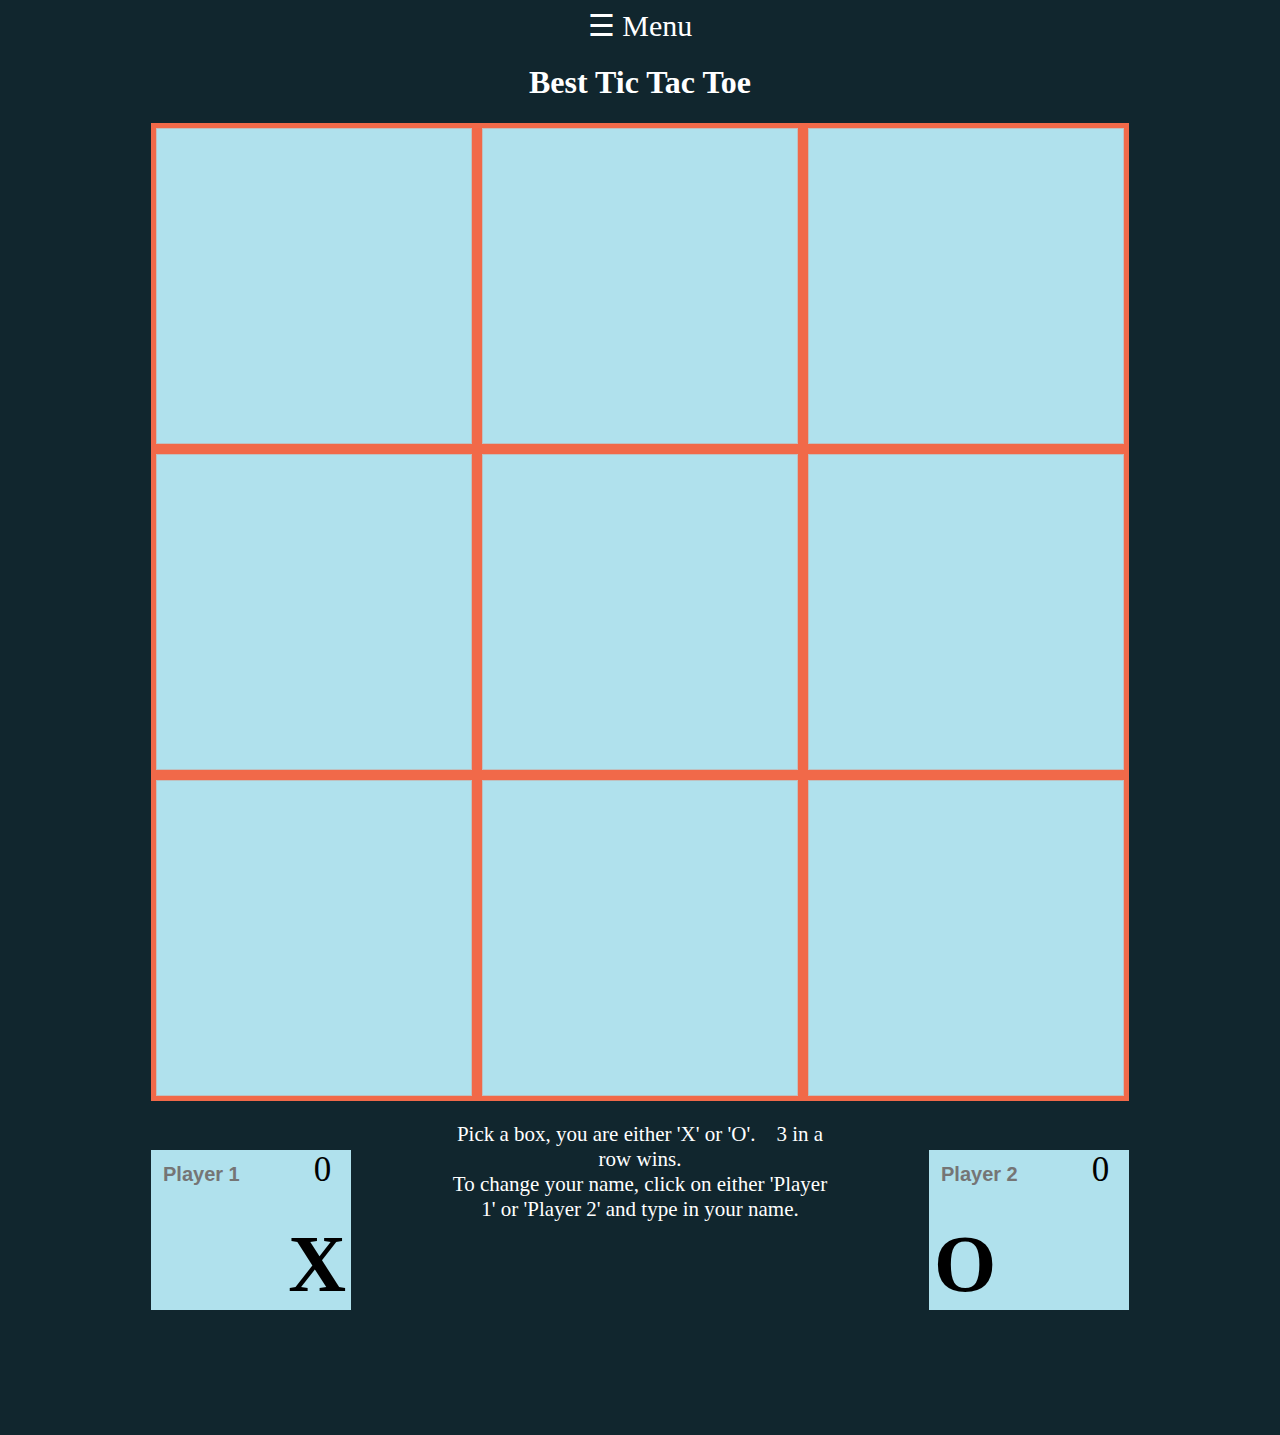
<file: index.html>
<!DOCTYPE html>
<html>
  <head>
    <meta charset="utf-8">
    <link rel="stylesheet" href="style.css">
    <link href="https://fonts.googleapis.com/css?family=Quicksand:300" rel="stylesheet">
    <title>Best Tic Tac Toe</title>
    <!--nav bar-->
    <div id="myNav" class="overlay">
      <a href="javascript:void(0)" class="closebtn" onclick="closeNav()">&times;</a>
      <div class="overlay-content">
        <a href="homepage.html">Home</a>
        <a href="index.html">Game</a>
        <a href="about-us.html">About Us</a>
      </div>
    </div>
<span style="font-size:30px;cursor:pointer" onclick="openNav()">&#9776; Menu</span>
  </head>
  <body>
    <h1>Best Tic Tac Toe</h1>
  <div class="flex-container">
    <img class="flex-box" id="0"></img>
    <img class="flex-box" id="1"></img>
    <img class="flex-box" id="2"></img>
  </div>
  <div class="flex-container">
    <img class="flex-box" id="3"></img>
    <img class="flex-box" id="4"></img>
    <img class="flex-box" id="5"></img>
  </div>
  <div class="flex-container">
    <img class="flex-box" id="6"></img>
    <img class="flex-box" id="7"></img>
    <img class="flex-box" id="8"></img>
  </div>
  <div class="player-container">
    <div id="player1Box">
      <div id="player1Name">
        <form class="player2Name">
          <input type="text" name="" value="" placeholder="Player 1">
          <span id="player1Score">0</span>
        </form>
      </div>
      <div id="player1Side">X</div>
    </div>
    <p>Pick a box, you are either 'X' or 'O'. &ensp; 3 in a row wins.<br /> To change your name, click on either 'Player 1' or 'Player 2' and type in your name.</p>
    <div id="player2Box">
      <div id="player2Name">
      <form class="player2Name">
        <input type="text" name="" value="" placeholder="Player 2">
        <span id="player2Score">0</span>
      </form>
      </div>
      <div id="player2Side">O</div>
    </div>
  </div>
    <script src="app.js"></script>
  </body>
</html>
</file>
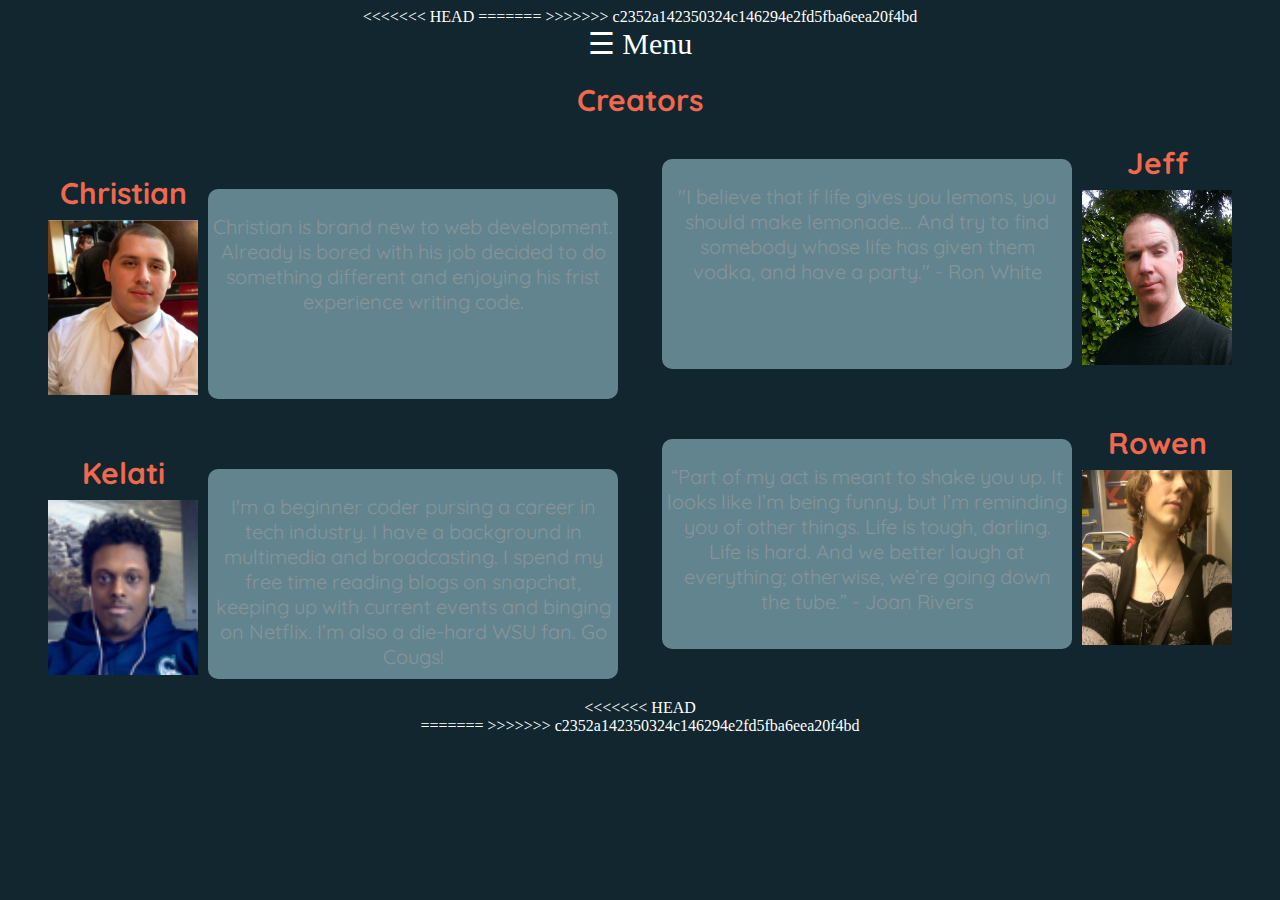
<file: about-us.html>
<!DOCTYPE html>
<html>
  <head>
    <meta charset="utf-8">

<<<<<<< HEAD
    <link rel = "stylesheet" href = "style.css">
    <link href="https://fonts.googleapis.com/css?family=Quicksand:300" rel="stylesheet">

=======

    <link rel = "stylesheet" href = "style.css">
    <link href="https://fonts.googleapis.com/css?family=Quicksand:300" rel="stylesheet">
    
>>>>>>> c2352a142350324c146294e2fd5fba6eea20f4bd
    <title> About Us </title>
</head>
  <!--Navigator-->
  <div id="myNav" class="overlay">
  <a href="javascript:void(0)" class="closebtn" onclick="closeNav()">&times;</a>
  <div class="overlay-content">
  <a href="homepage.html">Home</a>
  <a href="index.html">Game</a>
  <a href="about-us.html">About Us</a>
  </div>
  </div>

  <span style="font-size:30px;cursor:pointer" onclick="openNav()">&#9776; Menu</span>
  </head>

  <body>

    <div id = "about">

      <h1>Creators</h1>

      <!--Christian-->
      <div id = "people">
        <div id = "name">
        <h2>Christian</h2>
        <a href="https://github.com/tabacznyfc">
        <img src="./images/christian.png" alt="Christian"></a>
        </div>
          <div class = "bio">
            <p>Christian is brand new to web development.  Already is bored with his job decided to do something different and enjoying his frist experience writing code.<p>
          </div>
      </div>


      <!--Jeff-->
      <div id = "people">
        <div class = "bio">
          <p>"I believe that if life gives you lemons, you should make lemonade... And try to find somebody whose life has given them vodka, and have a party." - Ron White<p></div>
        <div id = "name">
        <h2>Jeff</h2>
        <a href="https://github.com/Erab44">
        <img src="./images/jeff.png" alt="Jeff"></a>
        </div>
      </div>


      <!--Kelati-->
      <div id = "people">
        <div id = "name">
        <h2>Kelati</h2>
          <a href="https://github.com/truecounterfeit">
          <img src="./images/kelati.png" alt="Kelati"></a>
        </div>
        <div class = "bio">
          <p>I'm a beginner coder pursing a career in tech industry. I have a background in multimedia and broadcasting. I spend my free time reading blogs on snapchat, keeping up with current events and binging on Netflix. I’m also a die-hard WSU fan. Go Cougs!<p></div>
      </div>


      <!--Rowen-->
      <div id = "people">
        <div class = "bio">
          <p>“Part of my act is meant to shake you up. It looks like I’m being funny, but I’m reminding you of other things. Life is tough, darling. Life is hard. And we better laugh at everything; otherwise, we’re going down the tube.” - Joan Rivers<p></div>
        <div id = "name">
          <h2>Rowen</h2>
          <a href="https://github.com/RowenScout">
          <img src="./images/rowen.png" alt="Rowen"></a>
        </div>
      </div>

<<<<<<< HEAD
    </div>

    <script src="app.js"></script>
  </body>
</html>
=======

      <script src="app.js"></script>
    </body>
    </html>
>>>>>>> c2352a142350324c146294e2fd5fba6eea20f4bd
</file>
<file: style.css>
body {
  display: flex;
  flex-direction: column;
  background-color: #11262E;
  color: white;
  text-align: center;
  align-items: center;
  justify-content: center;
}

img {
  margin: 0;
}

#navMenu {
  display: none;
  position: fixed;
}

.flex-container {
  display: flex;
  align-items: center;
  height: 326px;
  max-width: 978px;
  width: 90%;
  background-color: #F16949;
  align-items: center;
  justify-content: center;
}

.flex-box {
  max-width: 316px;
  width: 32.5%;
  height: 316px;
  margin: 5px;
  background-color: #B0E1ED;

}

.player-container {
  display: flex;
  align-items: center;
  height: 326px;
  max-width: 978px;
  width: 90%;
  align-items: center;
  justify-content: center;
}

#player1Box {
  display: flex;
  align-items: center;
  flex-direction: column;
  height: 160px;
  min-width: 200px;
  background-color: #B0E1ED;
  margin-right: 10%;
}

#player2Box {
  display: flex;
  align-items: center;
  flex-direction: column;
  height: 160px;
  min-height: 120px;
  min-width: 200px;
  background-color: #B0E1ED;
  margin-left: 10%;
}

#player2Box, #player1Box {
  align-self: flex-start;
  margin-top: 5%;
}

#player1Name, #player2Name {
  color: black;
  font-size: 35px;
  align-self: flex-start;
  margin-left: 10px;
  margin-right: 10px;
}

input[type="text"] {
  font-size: 20px;
  width: 100px;
  background-color: #B0E1ED;
  font-weight: bold;
  border: 0;
}


#player1Score, #player2Score {
  color: black;
  align-self: flex-end;
  justify-content: space-around;
  padding-left: 40px;
}

#player1Side, #player2Side {
  color: black;
  font-size: 80px;
  font-weight: bold;
  align-self: flex-end;
  margin-top: auto;
}

#player1Side {
  align-self: flex-end;
  margin-right: 5px;
}

#player2Side {
  align-self: flex-start;
  margin-left: 5px;
}

p {
  display: flex;
  align-self: flex-start;
  justify-content: center;
  font-size: 21px;
}
 br {
   line-height: 3em;
 }
.overlay {
    height: 0%;
    width: 100%;
    position: fixed;
    z-index: 1;
    top: 0;
    left: 0;
    background-color: rgb(0,0,0);
    background-color: rgba(0,0,0, 0.9);
    overflow-y: hidden;
    transition: 0.5s;
}

.overlay-content {
    position: relative;
    top: 25%;
    width: 100%;
    text-align: center;
    margin-top: 30px;
}

.overlay a {
    padding: 8px;
    text-decoration: none;
    font-size: 36px;
    color: #818181;
    display: block;
    transition: 0.3s;
}

.overlay .closebtn {
    position: absolute;
    top: 20px;
    right: 45px;
    font-size: 60px;
}

@media screen and (max-height: 450px) {
  .overlay {overflow-y: auto;}
  .overlay a {font-size: 20px}
  .overlay .closebtn {
    font-size: 40px;
    top: 15px;
    right: 35px;
  }
}

button {
   border-top: 1px solid #96d1f8;
   background: #cc782f;
   background: -webkit-gradient(linear, left top, left bottom, from(#31698f), to(#cc782f));
   background: -webkit-linear-gradient(top, #31698f, #cc782f);
   background: -moz-linear-gradient(top, #31698f, #cc782f);
   background: -ms-linear-gradient(top, #31698f, #cc782f);
   background: -o-linear-gradient(top, #31698f, #cc782f);
   padding: 14.5px 29px;
   -webkit-border-radius: 14px;
   -moz-border-radius: 14px;
   border-radius: 14px;
   -webkit-box-shadow: rgba(0,0,0,1) 0 1px 0;
   -moz-box-shadow: rgba(0,0,0,1) 0 1px 0;
   box-shadow: rgba(0,0,0,1) 0 1px 0;
   text-shadow: rgba(0,0,0,.4) 0 1px 0;
   color: white;
   font-size: 16px;
   font-family: Georgia, Serif;
   text-decoration: none;
   vertical-align: middle;
   }
button:hover {
   border-top-color: #28597a;
   background: #28597a;
   color: #ccc;
   }
button:active {
   border-top-color: #1480c9;
   background: #1480c9;
   }
#welcome {
  font-family: 'Quicksand', sans-serif;
  font-size: 22px;
  color: white;
}

#menu-bar {
padding-right: 90%;

}

a:visited {
    color: white;
}

.overlay {
    height: 0%;
    width: 100%;
    position: fixed;
    z-index: 1;
    top: 0;
    left: 0;
    background-color: rgb(0,0,0);
    background-color: rgba(0,0,0, 0.9);
    overflow-y: hidden;
    transition: 0.5s;
}

.overlay-content {
    position: relative;
    top: 25%;
    width: 100%;
    text-align: center;
    margin-top: 30px;
}

.overlay a {
    padding: 8px;
    text-decoration: none;
    font-size: 36px;
    color: #818181;
    display: block;
    transition: 0.3s;
}

.overlay .closebtn {
    position: absolute;
    top: 20px;
    right: 45px;
    font-size: 60px;
}

@media screen and (max-height: 450px) {
  .overlay {overflow-y: auto;}
  .overlay a {font-size: 20px}
  .overlay .closebtn {
    font-size: 40px;
    top: 15px;
    right: 35px;
  }
}

/* About Page CSS */

#about {
    float: left;
}

.bio {
  height: 200px;
  width: 400px;
  padding: 5px;
  background-color: #B0E1ED;
  border-radius: 10px;
  font-family: 'Quicksand', sans-serif;
  text-align: center;
  margin: 10px;
  display: flex;
  opacity:0.5;

}

.bio p {
  font-size: 20px;
  color: white;
}

.bio:hover
{
  box-shadow: inset 0 0 0 5px #53a7ea;
  opacity:1;
}

.bio, #about h1, #about h2 {
  font-family: 'Quicksand', sans-serif;
  font-size: 30px;
  color: #F0684D;

}
#about h2 {
  margin-bottom: 28px;

}
#people {
  display: inline-flex;
  margin: 10px;
  flex-shrink: 2;
}

#name {
  display: block;
  margin-top: -30px;
}

#about img {
  width: 150px;
  max-width: 150px;
  min-width: 150px;
  height: 175px;
  max-height: 175px;
  min-height: 175px;
  margin-top: -20px;
}

#about img:hover
 {
   box-shadow: inset 0 0 0 5px #53a7ea;
 }

#homebody {
  background-color: black;
}
</file>
